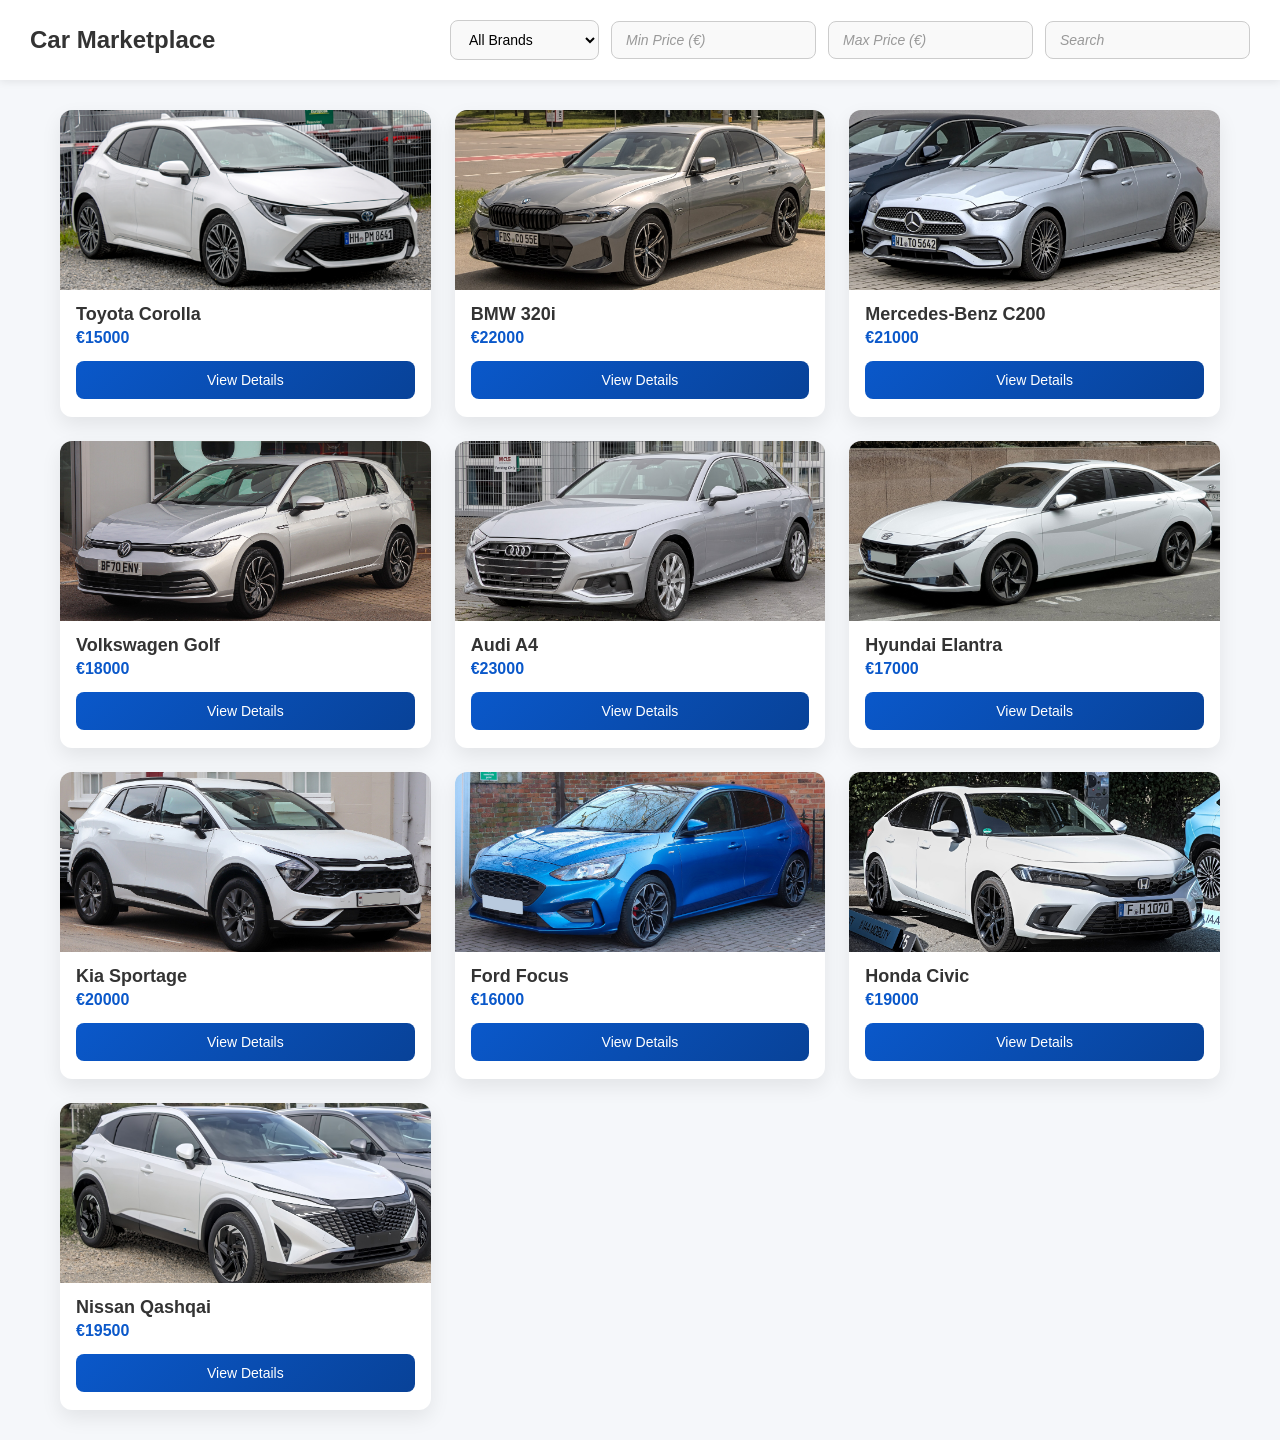
<file: car-site/index.html>
<!DOCTYPE html>
<html lang="en">
<head>
  <meta charset="UTF-8">
  <title>Car Marketplace</title>
  <link rel="stylesheet" href="css/style.css">
</head>
<body>
  <header class="header">
    <div class="header-left">
      <h1>Car Marketplace</h1>
    </div>
    <div class="header-right">
      <select id="brandFilter">
        <option value="all">All Brands</option>
      </select>
      <input type="number" id="minPrice" placeholder="Min Price (€)">
      <input type="number" id="maxPrice" placeholder="Max Price (€)">
      <input type="text" id="searchInput" placeholder="Search">
    </div>
  </header>
  <main class="container">
    <div id="carList" class="grid"></div>
  </main>
  <script src="js/data.js"></script>
  <script src="js/main.js"></script>
</body>
</html>
</file>
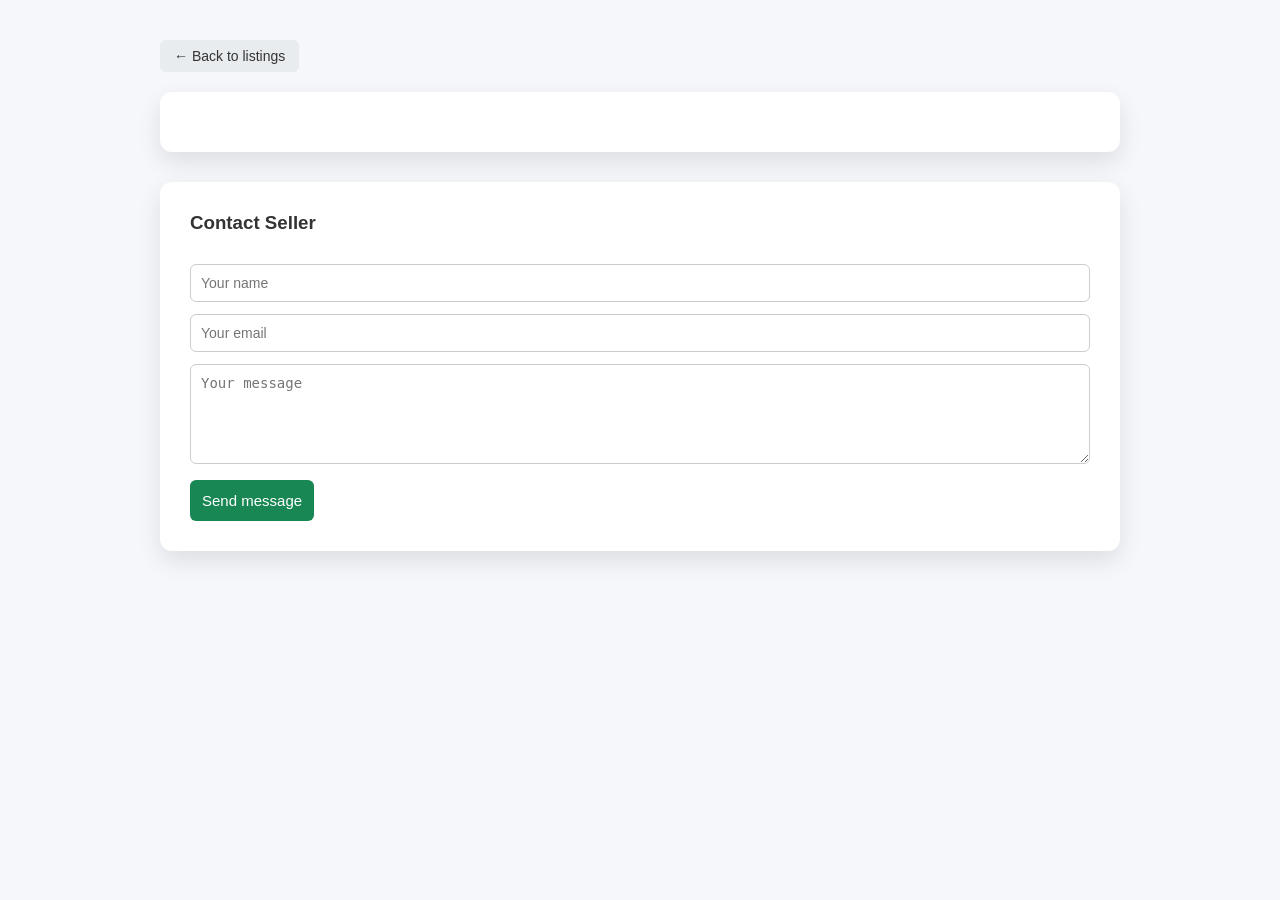
<file: car-site/car.html>
<!DOCTYPE html>
<html lang="en">
<head>
  <meta charset="UTF-8">
  <title>Car Details</title>
  <link rel="stylesheet" href="css/style.css">
</head>

<body>

  <div class="page">

    <!-- Back button -->
    <a href="index.html" class="back-btn">← Back to listings</a>

    <div class="card" id="carDetails">
      <!-- Filled by JS -->
    </div>

    <div class="card" style="margin-top: 30px;">
      <h3>Contact Seller</h3>
      <form>
        <input type="text" placeholder="Your name" required>
        <input type="email" placeholder="Your email" required>
        <textarea placeholder="Your message"></textarea>
        <button type="submit">Send message</button>
      </form>
    </div>

  </div>

  <script src="js/data.js"></script>
  <script src="js/car.js"></script>

</body>
</html>
</file>
<file: car-site/css/style.css>
/* ===== RESET ===== */
* {
  margin: 0;
  padding: 0;
  box-sizing: border-box;
}

/* ===== BASE ===== */
body {
  font-family: "Segoe UI", Arial, sans-serif;
  background: #f5f7fa;
  color: #333;
}

.container {
  max-width: 1200px;
  margin: 0 auto;
  padding: 30px 20px;
}

/* ===== HEADER ===== */
.header {
  background: white;
  padding: 20px 30px;
  display: flex;
  justify-content: space-between;
  align-items: center;
  box-shadow: 0 2px 8px rgba(0,0,0,0.08);
}

.header h1 {
  font-size: 24px;
  font-weight: 600;
}

.header select {
  padding: 8px 12px;
  font-size: 14px;
}

/* ===== GRID ===== */
.grid {
  display: grid;
  grid-template-columns: repeat(3, 1fr);
  gap: 24px;
}

/* ===== CARD ===== */
.car-card {
  background: white;
  border-radius: 12px;
  overflow: hidden;
  box-shadow: 0 8px 20px rgba(0,0,0,0.08);
  transition: transform 0.2s ease, box-shadow 0.2s ease;
}

.car-card:hover {
  transform: translateY(-4px);
  box-shadow: 0 12px 25px rgba(0,0,0,0.12);
}

/* ===== IMAGE ===== */
.car-card img {
  width: 100%;
  height: 180px;
  object-fit: cover;
  display: block;
}

/* ===== CONTENT ===== */
.car-card h3 {
  padding: 14px 16px 4px;
  font-size: 18px;
}

.car-card p {
  padding: 0 16px 14px;
  font-weight: 600;
  color: #0a58ca;
}

/* ===== VIEW DETAILS BUTTON (IMPROVED) ===== */
.car-card a {
  display: flex;
  align-items: center;
  justify-content: center;
  gap: 6px;
  margin: 0 16px 18px;
  padding: 11px;
  background: linear-gradient(135deg, #0a58ca, #084298);
  color: white;
  text-decoration: none;
  border-radius: 8px;
  font-size: 14px;
  font-weight: 500;
  transition: background 0.2s ease, transform 0.1s ease;
}

.car-card a:hover {
  background: linear-gradient(135deg, #084298, #06357a);
  transform: translateY(-1px);
}

/* ===== DETAILS PAGE ===== */
.page {
  max-width: 1000px;
  margin: 40px auto;
  padding: 0 20px;
}

.card {
  background: white;
  border-radius: 12px;
  padding: 30px;
  box-shadow: 0 10px 25px rgba(0,0,0,0.1);
}

.card img {
  width: 100%;
  max-height: 420px;
  object-fit: cover;
  border-radius: 10px;
  margin-bottom: 20px;
}

.info p {
  margin: 6px 0;
}

/* ===== BACK BUTTON ===== */
.back-btn {
  display: inline-block;
  margin-bottom: 20px;
  padding: 8px 14px;
  border-radius: 6px;
  background: #e9ecef;
  color: #333;
  text-decoration: none;
  font-size: 14px;
}

.back-btn:hover {
  background: #dee2e6;
}

/* ===== FORM ===== */
form {
  margin-top: 30px;
}

form input,
form textarea {
  width: 100%;
  padding: 10px;
  margin-bottom: 12px;
  border-radius: 6px;
  border: 1px solid #ccc;
  font-size: 14px;
}

form textarea {
  min-height: 100px;
}

form button {
  background: #198754;
  color: white;
  border: none;
  padding: 12px;
  border-radius: 6px;
  font-size: 15px;
  cursor: pointer;
}

form button:hover {
  background: #146c43;
}

/* ===== RESPONSIVE ===== */
@media (max-width: 900px) {
  .grid {
    grid-template-columns: repeat(2, 1fr);
  }
}

@media (max-width: 600px) {
  .grid {
    grid-template-columns: 1fr;
  }
}
.header-right {
  display: flex;
  gap: 12px;
  flex-wrap: wrap;
  align-items: center;
}

.header-right select,
.header-right input {
  padding: 10px 14px;
  border-radius: 8px;
  border: 1px solid #ccc;
  font-size: 14px;
  outline: none;
  background: #f9f9f9;
  transition: border-color 0.2s ease, box-shadow 0.2s ease;
}

.header-right select:focus,
.header-right input:focus {
  border-color: #0a58ca;
  box-shadow: 0 0 5px rgba(10,88,202,0.2);
}

.header-right input::placeholder {
  color: #999;
  font-style: italic;
}

@media (max-width: 900px) {
  .header {
    flex-direction: column;
    align-items: flex-start;
    gap: 12px;
  }

  .header-right {
    width: 100%;
    gap: 10px;
    flex-wrap: wrap;
  }

  .header-right select,
  .header-right input {
    width: 100%;
  }
}
</file>
